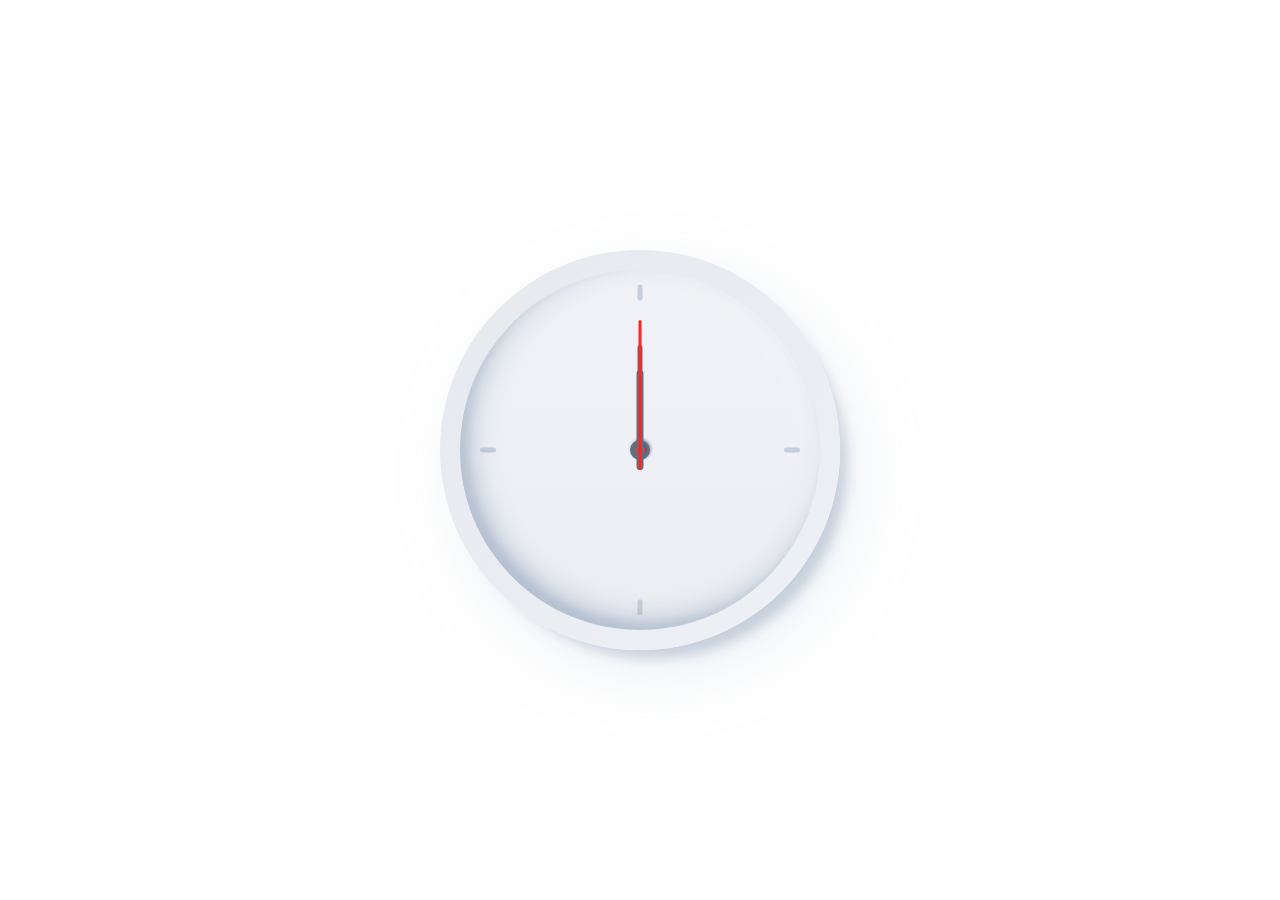
<file: my_clock/index.html>
<!DOCTYPE html>
<html lang="en">
<head>
    <meta charset="UTF-8">
    <meta http-equiv="X-UA-Compatible" content="IE=edge">
    <meta name="viewport" content="width=device-width, initial-scale=1.0">
    <link rel="stylesheet" href="./style.css">
    <title>Clock</title>
</head>
<body>
    <div class="clock">
        <div class="clock__inner">
            <div class="clock__center"></div>
            <div class="hand hour"></div>
            <div class="hand minute"></div>
            <div class="hand second"></div>
            <div class="number number1"></div>
            <div class="number number2"></div>
            <div class="number number3"></div>
            <div class="number number4"></div>
        </div>
    </div>

    <script src="./app.js"></script>
</body>
</html>
</file>
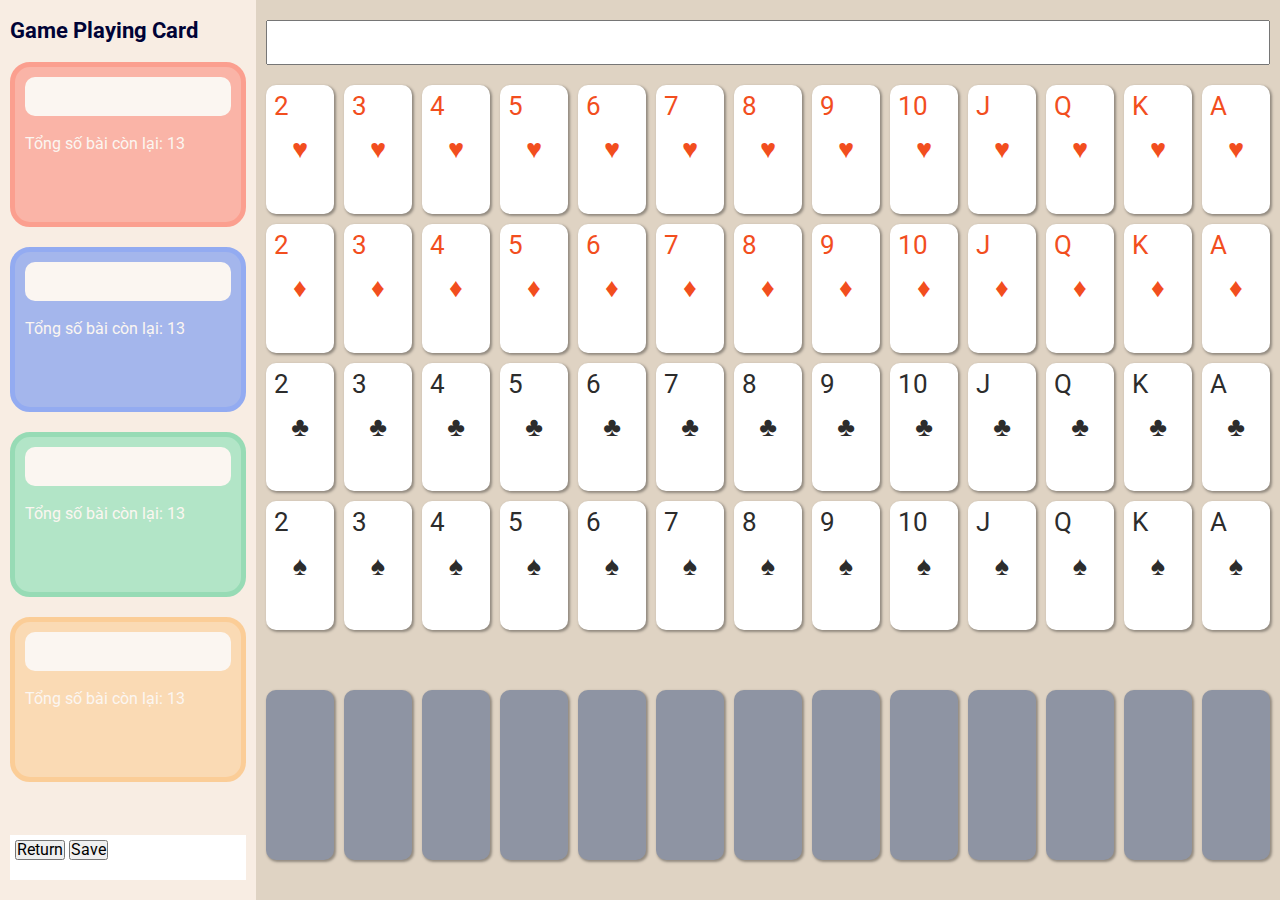
<file: playing_card/index.html>
<!DOCTYPE html>
<html lang="en">
  <head>
    <meta charset="UTF-8" />
    <meta http-equiv="X-UA-Compatible" content="IE=edge" />
    <meta name="viewport" content="width=device-width, initial-scale=1.0" />
    <link rel="preconnect" href="https://fonts.googleapis.com" />
    <link rel="preconnect" href="https://fonts.gstatic.com" crossorigin />
    <link
      href="https://fonts.googleapis.com/css2?family=Roboto:wght@100;300;400;500;700;900&display=swap"
      rel="stylesheet"
    />
    <link rel="stylesheet" href="reset.css" />
    <link rel="stylesheet" href="style.css" />
    <title>Playing card</title>
  </head>
  <body>
    <div class="wrapper">
      <div class="sidebar">
        <h1 class="heading">Game Playing Card</h1>
        <div class="action">
          <div class="users">
            <div class="user user1">
              <input type="text" />
              <div class="total_card">Tổng số bài còn lại: <span>13</span></div>
            </div>
            <div class="user user2">
              <input type="text" />
              <div class="total_card">Tổng số bài còn lại: <span>13</span></div>
            </div>
            <div class="user user3">
              <input type="text" />
              <div class="total_card">Tổng số bài còn lại: <span>13</span></div>
            </div>
            <div class="user user4">
              <input type="text" />
              <div class="total_card">Tổng số bài còn lại: <span>13</span></div>
            </div>
          </div>
          <div class="setting">
            <button class="back">Return</button>
            <button class="back">Save</button>
          </div>
        </div>
      </div>
      <div class="content">
        <div class="tool">
            <input type="text" class="search_card">
        </div>
        <div class="deck">
          <div class="row row_hearts"></div>
          <div class="row row_diamonds"></div>
          <div class="row row_clups"></div>
          <div class="row row_spade"></div>
          <!-- <div class="card hearts">2</div>
          <div class="card hearts">3</div>
          <div class="card hearts">4</div>
          <div class="card hearts">5</div>
          <div class="card hearts">6</div>
          <div class="card hearts">7</div>
          <div class="card hearts">8</div>
          <div class="card hearts">9</div>
          <div class="card hearts">10</div>
          <div class="card hearts">J</div>
          <div class="card hearts">Q</div>
          <div class="card hearts">K</div>
          <div class="card hearts">A</div>
          <div class="card diamonds">2</div>
          <div class="card diamonds">3</div>
          <div class="card diamonds">4</div>
          <div class="card diamonds">5</div>
          <div class="card diamonds">6</div>
          <div class="card diamonds">7</div>
          <div class="card diamonds">8</div>
          <div class="card diamonds">9</div>
          <div class="card diamonds">10</div>
          <div class="card diamonds">J</div>
          <div class="card diamonds">Q</div>
          <div class="card diamonds">K</div>
          <div class="card diamonds">A</div>
          <div class="card clups">2</div>
          <div class="card clups">3</div>
          <div class="card clups">4</div>
          <div class="card clups">5</div>
          <div class="card clups">6</div>
          <div class="card clups">7</div>
          <div class="card clups">8</div>
          <div class="card clups">9</div>
          <div class="card clups">10</div>
          <div class="card clups">J</div>
          <div class="card clups">Q</div>
          <div class="card clups">K</div>
          <div class="card clups">A</div>
          <div class="card spade">2</div>
          <div class="card spade">3</div>
          <div class="card spade">4</div>
          <div class="card spade">5</div>
          <div class="card spade">6</div>
          <div class="card spade">7</div>
          <div class="card spade">8</div>
          <div class="card spade">9</div>
          <div class="card spade">10</div>
          <div class="card spade">J</div>
          <div class="card spade">Q</div>
          <div class="card spade">K</div>
          <div class="card spade">A</div> -->
        </div>
        <div class="deck_your_hand">
          <div class="card"></div>
          <div class="card"></div>
          <div class="card"></div>
          <div class="card"></div>
          <div class="card"></div>
          <div class="card"></div>
          <div class="card"></div>
          <div class="card"></div>
          <div class="card"></div>
          <div class="card"></div>
          <div class="card"></div>
          <div class="card"></div>
          <div class="card"></div>
        </div>
      </div>
    </div>
    <script src="./app.js"></script>
  </body>
</html>
</file>
<file: my_clock/style.css>
*,
*:before,
*:after {
  box-sizing: border-box;
}
* {
  margin: 0;
  padding: 0;
  font: inherit;
}
img,
picture,
svg,
video {
  display: block;
  max-width: 100%;
}
body {
  min-height: 100vh;
  display: flex;
  align-items: center;
}

.clock {
  padding: 20px;
  margin: 0 auto;
  width: 400px;
  height: 400px;
  border-radius: 50%;
  background: linear-gradient(
    134.17deg,
    #e6e9ef 4.98%,
    #e6e9ef 4.99%,
    #eef0f5 94.88%
  );
  box-shadow: 19px 25px 92px -32px rgba(166, 180, 200, 0.45),
    -20px -20px 61px rgba(255, 255, 255, 0.53),
    13px 14px 12px -6px rgba(166, 180, 200, 0.57);
}

.clock__inner {
  width: 100%;
  height: 100%;
  background: linear-gradient(90deg, #eceef3 0%, #f1f2f7 100%);
  box-shadow: inset -12px -12px 30px rgba(255, 255, 255, 0.2),
    inset 7px 7px 8px rgba(166, 180, 200, 0.52),
    inset 10px 11px 30px -1px rgba(166, 180, 200, 0.71);
  border-radius: 50%;
  transform: rotate(-90deg);
  position: relative;
}

.clock__center {
  position: absolute;

  top: 50%;
  left: 50%;
  transform: translate(-50%, -50%);
  width: 20px;
  height: 20px;
  border-radius: 50%;
  background: #646e82;
  box-shadow: 1px 1px 3px rgba(73, 84, 107, 0.57);
}

.clock__center::before {
  content: "";
  position: absolute;
  top: 50%;
  left: 50%;
  transform: translate(-50%, -50%);
  width: 10px;
  height: 10px;
  border-radius: 50%;
  background: #fd382d;
  box-shadow: 1px 1px 3px #49546b;
  z-index: 99;
}

.hand {
  --rotation: 0;
  position: absolute;
  top: 50%;
  left: 50%;
  border-radius: 20px;
  transform-origin: 20px center;
}

.hand.second {
  height: 3px;
  width: 150px;
  background-color: #fd251e;
  transform: translateY(-50%) translateX(-20px)
    rotate(calc(var(--rotation) * 1deg));
  transition: transform 1s cubic-bezier(0.34, 0.41, 0.65, 0.66);
}

.hand.minute {
  height: 5px;
  width: 125px;
  background-color: #646e82;
  transform: translateY(-50%) translateX(-20px);
}

.hand.hour {
  height: 7px;
  width: 100px;
  background-color: #646e82;
  transform: translateY(-50%) translateX(-20px);
}

.number {
  position: absolute;
  width: 5px;
  height: 16px;
  background: rgba(166, 180, 200, 0.57);
  border-radius: 20px;
}

.number.number1 {
  top: 50%;
  right: 0;
  transform: translate(-20px, -50%) rotate(90deg);
}

.number.number2 {
  bottom: 0;
  left: 50%;
  transform: translate(-50%, -20px);
}

.number.number3 {
  top: 0;
  left: 50%;
  transform: translate(-50%, 20px);
}

.number.number4 {
  top: 50%;
  left: 0;
  transform: translate(20px, -50%) rotate(90deg);
}
</file>
<file: playing_card/style.css>
@import url("https://fonts.googleapis.com/css2?family=Roboto:wght@100;300;400;500;700;900&display=swap");

*,
*:before,
*:after {
  box-sizing: border-box;
}
* {
  margin: 0;
  padding: 0;
  font: inherit;
}
img,
picture,
svg,
video {
  display: block;
  max-width: 100%;
}

html {
  font-size: 62.5%;
}
body {
  font-family: "Roboto", sans-serif;
  min-height: 100vh;
  font-size: 1.6rem;
}

:root {
  --color-user1: #ff543d;
  --color-user2: #316bff;
  --color-user3: #38cb89;
  --color-user4: #ffaf4e;
  --color-red: #f24e1e;
  --color-dark: #2c2c2c;
}

.wrapper {
  display: flex;
}

.sidebar {
  width: 20vw;
  height: 100vh;
  background-color: #f8ede3;
  padding: 20px 10px;
}

.sidebar .heading {
  font-size: 2.2rem;
  font-weight: bold;
  color: #000336;
  margin-bottom: 20px;
}

.sidebar .action {
  height: calc(100vh - 82px);
  display: flex;
  flex-direction: column;
}

.sidebar .action .users {
  display: flex;
  flex-direction: column;
  gap: 20px 0;
  height: 80vh;
}

.sidebar .action .user {
  width: 100%;
  height: 100%;
  border-radius: 20px;
  padding: 10px;
  border: 5px solid transparent;
  transition: all 0.3s linear;
  opacity: 0.5;
}

.sidebar .action .user:hover{
  opacity: 0.7;
}

.sidebar .action .user input {
  width: 100%;
  border: none;
  outline: none;
  padding: 10px 5px;
  margin-bottom: 20px;
  /* background-color: transparent; */
  border-radius: 10px;
}

.sidebar .action .user .total_card{
  color:white;
}

.sidebar .action .user.user1 {
  border-color: var(--color-user1);
  background-color: #fc7d6c;
}

.sidebar .action .user.user1:hover{
  background-color: #f76754;
}

.sidebar .action .user.user1.active{
  background-color: var(--color-user1);
  opacity: 1;
}

.sidebar .action .user.user3 {
  border-color: var(--color-user3);
  background-color: #6fdfad;
}

.sidebar .action .user.user3.active{
  background-color: var(--color-user3);
  opacity: 1;
}

.sidebar .action .user.user3:hover{
  background-color: #4fe88f;

}

.sidebar .action .user.user2 {
  border-color: var(--color-user2);
  background-color: #5381f6;
  
}

.sidebar .action .user.user2:hover{
  background-color: #4657f3;
}

.sidebar .action .user.user2.active{
  background-color: var(--color-user2);
  opacity: 1;
}

.sidebar .action .user.user4 {
  border-color: var(--color-user4);
  background-color: #fdc887;
}

.sidebar .action .user.user4:hover{
  background-color: #f5b362;
}

.sidebar .action .user.user4.active{
  background-color: var(--color-user4);
  opacity: 1;
}

.sidebar .action .user.selected{
  background-color: #8e94a3;
}

.sidebar .action .setting {
  width: 100%;
  height: 5vh;
  background-color: #fff;
  margin-top: auto;
  padding: 5px;
}

.content {
  width: 80vw;
  height: 100vh;
  background-color: #dfd3c3;
  padding: 20px 10px;
}

.content .tool{
    height: 5vh;
}

.content .tool input{
    height: 100%;
    width: 100%;
    padding:  0 20px;
}

.content .card {
  border: 3px solid transparent;
  padding: 5px;
  border-radius: 10px;
  color: #fff;
  font-size: 2.6rem;
  background-color: #fff;
  transition: all 0.25s linear;
  box-shadow: rgba(0, 0, 0, 0.35) 1.95px 1.95px 2.6px;
  position: relative;
}

.content .deck {
  height: 65vh;
  display: grid;
  grid-template-columns: 1fr;
  grid-template-rows: repeat(4, 1fr);
  gap: 10px 0;
  padding: 20px 0;
}

.hide{
  opacity: 0;
  visibility: hidden;
  transition: all 0.2s ease;
}

.content .deck .row{
  display: grid;
  grid-template-columns: repeat(13,1fr);
  gap: 0 10px;
}

.content .deck_your_hand {
  width: 100%;
  height: calc(100vh - 70vh - 40px);
  /* background-color: #fff; */
  padding: 40px 0 20px;
  display: grid;
  grid-template-columns: repeat(13, 1fr);
  gap: 0 10px;
}

.content .deck_your_hand .card {
  background-color: #8e94a3;
}

.content .card.hearts,
.content .card.diamonds {
  color: var(--color-red);
}

.content .card.spade,
.content .card.clups {
  color: var(--color-dark);
}

.content .deck .card:hover {
  transform: translate(-5px, -5px);
  box-shadow: rgba(0, 0, 0, 0.35) 0px 5px 15px;
}

.content .card.hearts::before {
  content: "♥";
  font-size: 2.7rem;
  color: var(--color-red);
  position: absolute;
  top: 50%;
  left: 50%;
  transform: translate(-50%, -50%);
}

.content .card.diamonds::before {
  content: "♦";
  font-size: 2.7rem;
  color: var(--color-red);
  position: absolute;
  top: 50%;
  left: 50%;
  transform: translate(-50%, -50%);
}
.content .card.clups::before {
  content: "♣";
  font-size: 2.7rem;
  color: var(--color-dark);
  position: absolute;
  top: 50%;
  left: 50%;
  transform: translate(-50%, -50%);
}
.content .card.spade::before {
  content: "♠";
  font-size: 2.7rem;
  color: var(--color-dark);
  position: absolute;
  top: 50%;
  left: 50%;
  transform: translate(-50%, -50%);
}

.content .card.player1 {
  border-color: var(--color-user1);
}
.content .card.player2 {
  border-color: var(--color-user2);
}
.content .card.player3 {
  border-color: var(--color-user3);
}
.content .card.player4 {
  border-color: var(--color-user4);
}

.content .deck .card.selected {
  /* box-shadow: rgba(0, 0, 0, 0.02) 0px 1px 3px 0px,
    rgba(27, 31, 35, 0.15) 0px 0px 0px 1px; */
  box-shadow: none;
  animation: change 1 0.25s;
  opacity: 0.4;
  pointer-events: none;
}

/* .content .deck .card.selected::before {
  content: "";
  position: absolute;
  top: 0;
  left: 0;
  width: 100%;
  height: 100%;
  background-color: #fff;
  opacity: 0.4;
  border-radius: 5px;
} */

@keyframes change {
  0% {
    transform: rotateY(0deg);
  }
  50% {
    transform: rotateY(180deg);
    background-color: #8e94a3;
  }
  100% {
    transform: rotateY(360deg);
  }
}
</file>
